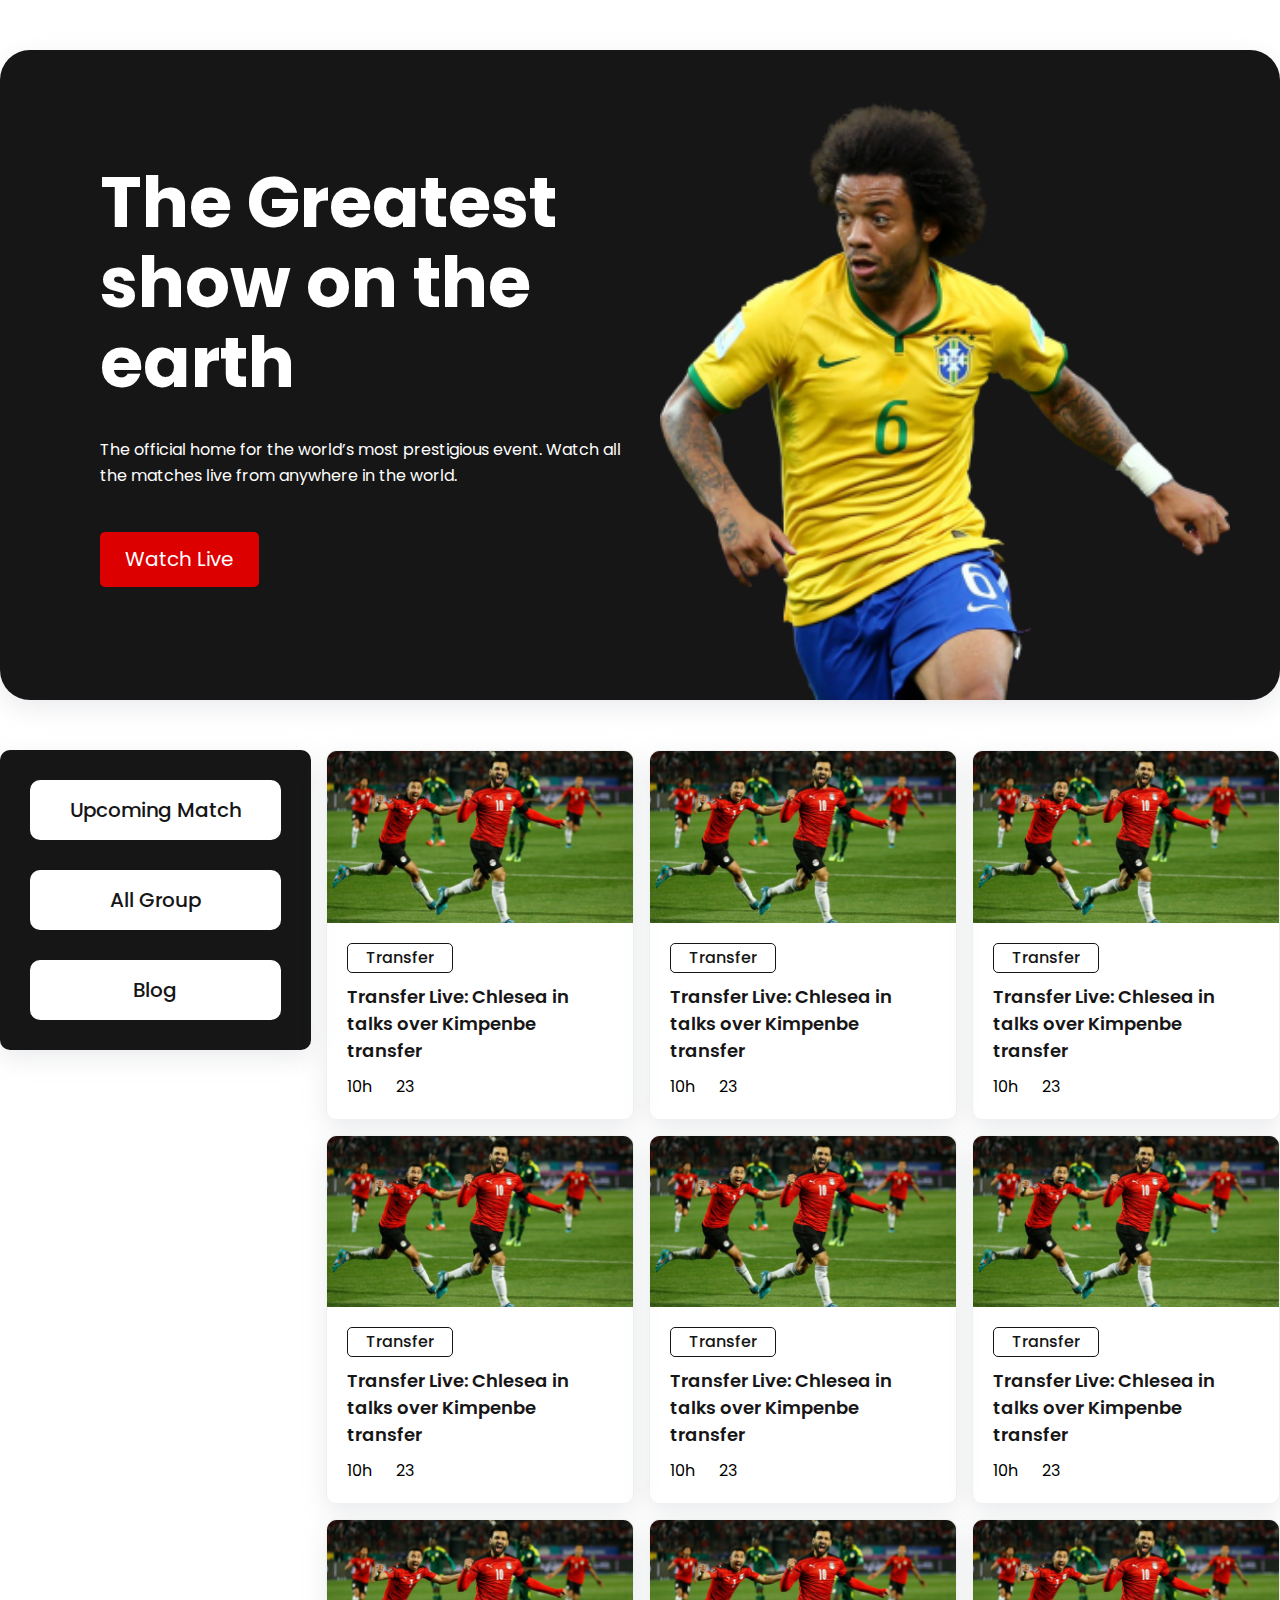
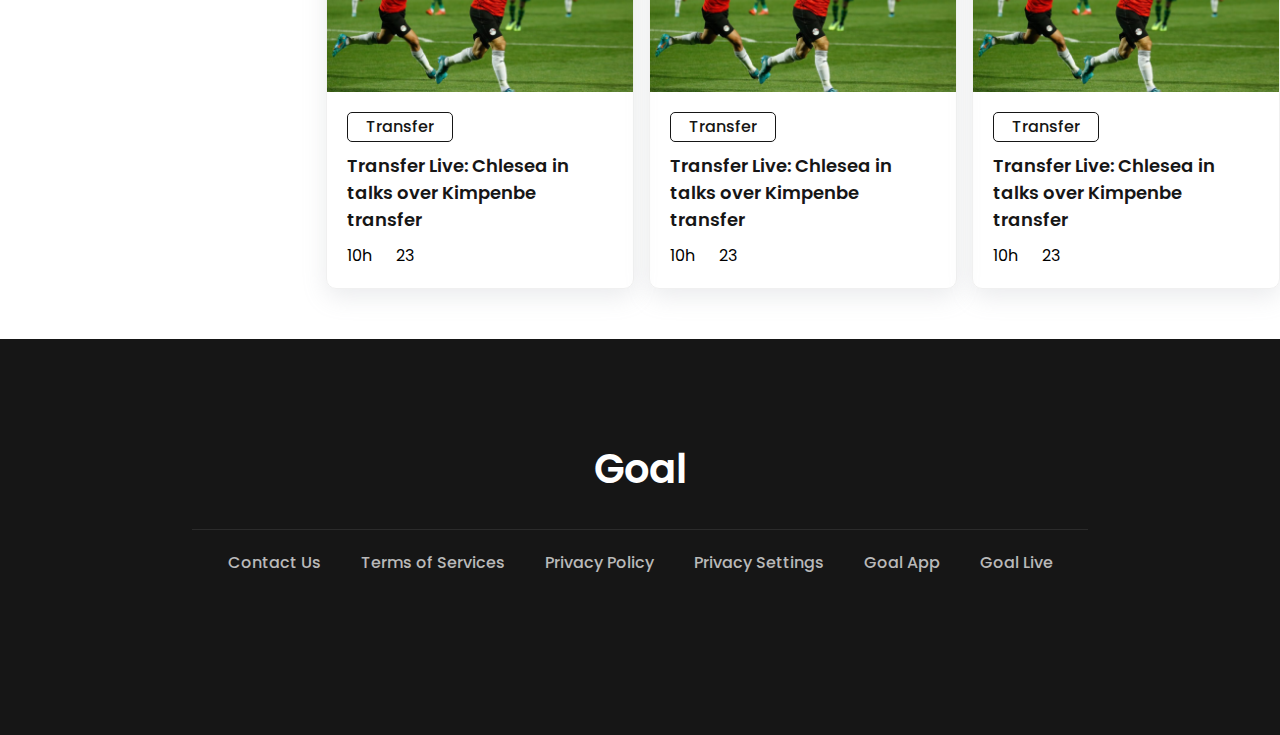
<file: index.html>
<!DOCTYPE html>
<html lang="en">
  <head>
    <meta charset="UTF-8" />
    <meta http-equiv="X-UA-Compatible" content="IE=edge" />
    <meta name="viewport" content="width=device-width, initial-scale=1.0" />
    <title>World Cup - The Greatest show on the earth</title>
    <!-- stylesheet -->
    <link rel="stylesheet" href="styles/style.css" />
    <!-- responsive stylesheet -->
    <link rel="stylesheet" href="styles/responsive.css" />
    <!-- favicon -->
    <link rel="icon" href="assets/favicon.ico" />
    <!-- font  -->
    <link rel="preconnect" href="https://fonts.googleapis.com" />
    <link rel="preconnect" href="https://fonts.gstatic.com" crossorigin />
    <link
      href="https://fonts.googleapis.com/css2?family=Poppins:wght@100;200;300;400;500;600;700;800;900&display=swap"
      rel="stylesheet"
    />
    <!-- icon -->
    <link
      rel="stylesheet"
      href="https://cdnjs.cloudflare.com/ajax/libs/font-awesome/6.1.1/css/all.min.css"
      integrity="sha512-KfkfwYDsLkIlwQp6LFnl8zNdLGxu9YAA1QvwINks4PhcElQSvqcyVLLD9aMhXd13uQjoXtEKNosOWaZqXgel0g=="
      crossorigin="anonymous"
      referrerpolicy="no-referrer"
    />
  </head>
  <body>
    <header>
      <div class="banner container">
        <div class="banner_details">
          <h1>The Greatest show on the earth</h1>
          <p>
            The official home for the world’s most prestigious event. Watch all
            the matches live from anywhere in the world.
          </p>
          <a href="#">Watch Live <i class="fa-solid fa-arrow-right"></i></a>
        </div>
        <div class="banner_img">
          <img src="assets/Banner Image.png" alt="" />
        </div>
      </div>
    </header>

    <main>
      <div class="container">
        <div class="nav_tab">
          <a href="upcoming.html">Upcoming Match</a>
          <a href="#">All Group</a>
          <a href="#">Blog</a>
        </div>
        <div class="world_cup_info">
          <aside>
            <a href="upcoming.html">Upcoming Match</a>
            <a href="#">All Group</a>
            <a href="#">Blog</a>
          </aside>

          <section class="article_section">
            <div class="blogs">
              <article class="blog">
                <div class="thumbnail">
                  <img src="assets/Blog Image.png" alt="" />
                </div>
                <div class="blog_detail">
                  <a href="#">Transfer</a>
                  <h4 class="blog_title">
                    Transfer Live: Chlesea in talks over Kimpenbe transfer
                  </h4>
                  <i class="fa-solid fa-clock"></i>
                  <span class="time">10h</span>
                  <i class="fa-solid fa-comment-dots"></i>
                  <span class="total_comments">23</span>
                </div>
              </article>
              <article class="blog">
                <div class="thumbnail">
                  <img src="assets/Blog Image.png" alt="" />
                </div>
                <div class="blog_detail">
                  <a href="#">Transfer</a>
                  <h4 class="blog_title">
                    Transfer Live: Chlesea in talks over Kimpenbe transfer
                  </h4>
                  <i class="fa-solid fa-clock"></i>
                  <span class="time">10h</span>
                  <i class="fa-solid fa-comment-dots"></i>
                  <span class="total_comments">23</span>
                </div>
              </article>
              <article class="blog">
                <div class="thumbnail">
                  <img src="assets/Blog Image.png" alt="" />
                </div>
                <div class="blog_detail">
                  <a href="#">Transfer</a>
                  <h4 class="blog_title">
                    Transfer Live: Chlesea in talks over Kimpenbe transfer
                  </h4>
                  <i class="fa-solid fa-clock"></i>
                  <span class="time">10h</span>
                  <i class="fa-solid fa-comment-dots"></i>
                  <span class="total_comments">23</span>
                </div>
              </article>
              <article class="blog">
                <div class="thumbnail">
                  <img src="assets/Blog Image.png" alt="" />
                </div>
                <div class="blog_detail">
                  <a href="#">Transfer</a>
                  <h4 class="blog_title">
                    Transfer Live: Chlesea in talks over Kimpenbe transfer
                  </h4>
                  <i class="fa-solid fa-clock"></i>
                  <span class="time">10h</span>
                  <i class="fa-solid fa-comment-dots"></i>
                  <span class="total_comments">23</span>
                </div>
              </article>
              <article class="blog">
                <div class="thumbnail">
                  <img src="assets/Blog Image.png" alt="" />
                </div>
                <div class="blog_detail">
                  <a href="#">Transfer</a>
                  <h4 class="blog_title">
                    Transfer Live: Chlesea in talks over Kimpenbe transfer
                  </h4>
                  <i class="fa-solid fa-clock"></i>
                  <span class="time">10h</span>
                  <i class="fa-solid fa-comment-dots"></i>
                  <span class="total_comments">23</span>
                </div>
              </article>
              <article class="blog">
                <div class="thumbnail">
                  <img src="assets/Blog Image.png" alt="" />
                </div>
                <div class="blog_detail">
                  <a href="#">Transfer</a>
                  <h4 class="blog_title">
                    Transfer Live: Chlesea in talks over Kimpenbe transfer
                  </h4>
                  <i class="fa-solid fa-clock"></i>
                  <span class="time">10h</span>
                  <i class="fa-solid fa-comment-dots"></i>
                  <span class="total_comments">23</span>
                </div>
              </article>
              <article class="blog">
                <div class="thumbnail">
                  <img src="assets/Blog Image.png" alt="" />
                </div>
                <div class="blog_detail">
                  <a href="#">Transfer</a>
                  <h4 class="blog_title">
                    Transfer Live: Chlesea in talks over Kimpenbe transfer
                  </h4>
                  <i class="fa-solid fa-clock"></i>
                  <span class="time">10h</span>
                  <i class="fa-solid fa-comment-dots"></i>
                  <span class="total_comments">23</span>
                </div>
              </article>
              <article class="blog">
                <div class="thumbnail">
                  <img src="assets/Blog Image.png" alt="" />
                </div>
                <div class="blog_detail">
                  <a href="#">Transfer</a>
                  <h4 class="blog_title">
                    Transfer Live: Chlesea in talks over Kimpenbe transfer
                  </h4>
                  <i class="fa-solid fa-clock"></i>
                  <span class="time">10h</span>
                  <i class="fa-solid fa-comment-dots"></i>
                  <span class="total_comments">23</span>
                </div>
              </article>
              <article class="blog">
                <div class="thumbnail">
                  <img src="assets/Blog Image.png" alt="" />
                </div>
                <div class="blog_detail">
                  <a href="#">Transfer</a>
                  <h4 class="blog_title">
                    Transfer Live: Chlesea in talks over Kimpenbe transfer
                  </h4>
                  <i class="fa-solid fa-clock"></i>
                  <span class="time">10h</span>
                  <i class="fa-solid fa-comment-dots"></i>
                  <span class="total_comments">23</span>
                </div>
              </article>
            </div>
          </section>
        </div>
        <div class="view_all_btn"><a href="#">View All</a></div>
      </div>
    </main>

    <footer>
      <h2>Goal</h2>
      <div class="footer_devider"></div>
      <nav>
        <ul class="footer_nav">
          <li><a href="#">Contact Us</a></li>
          <li><a href="#">Terms of Services</a></li>
          <li><a href="#">Privacy Policy</a></li>
          <li><a href="#">Privacy Settings</a></li>
          <li><a href="#">Goal App</a></li>
          <li><a href="#">Goal Live</a></li>
        </ul>
      </nav>
      <ul class="social_icons">
        <li>
          <a href="#"><i class="fa-brands fa-facebook-square"></i></a>
        </li>
        <li>
          <a href="#"><i class="fa-brands fa-instagram-square"></i></a>
        </li>
        <li>
          <a href="#"><i class="fa-brands fa-twitter-square"></i></a>
        </li>
      </ul>
    </footer>
  </body>
</html>
</file>
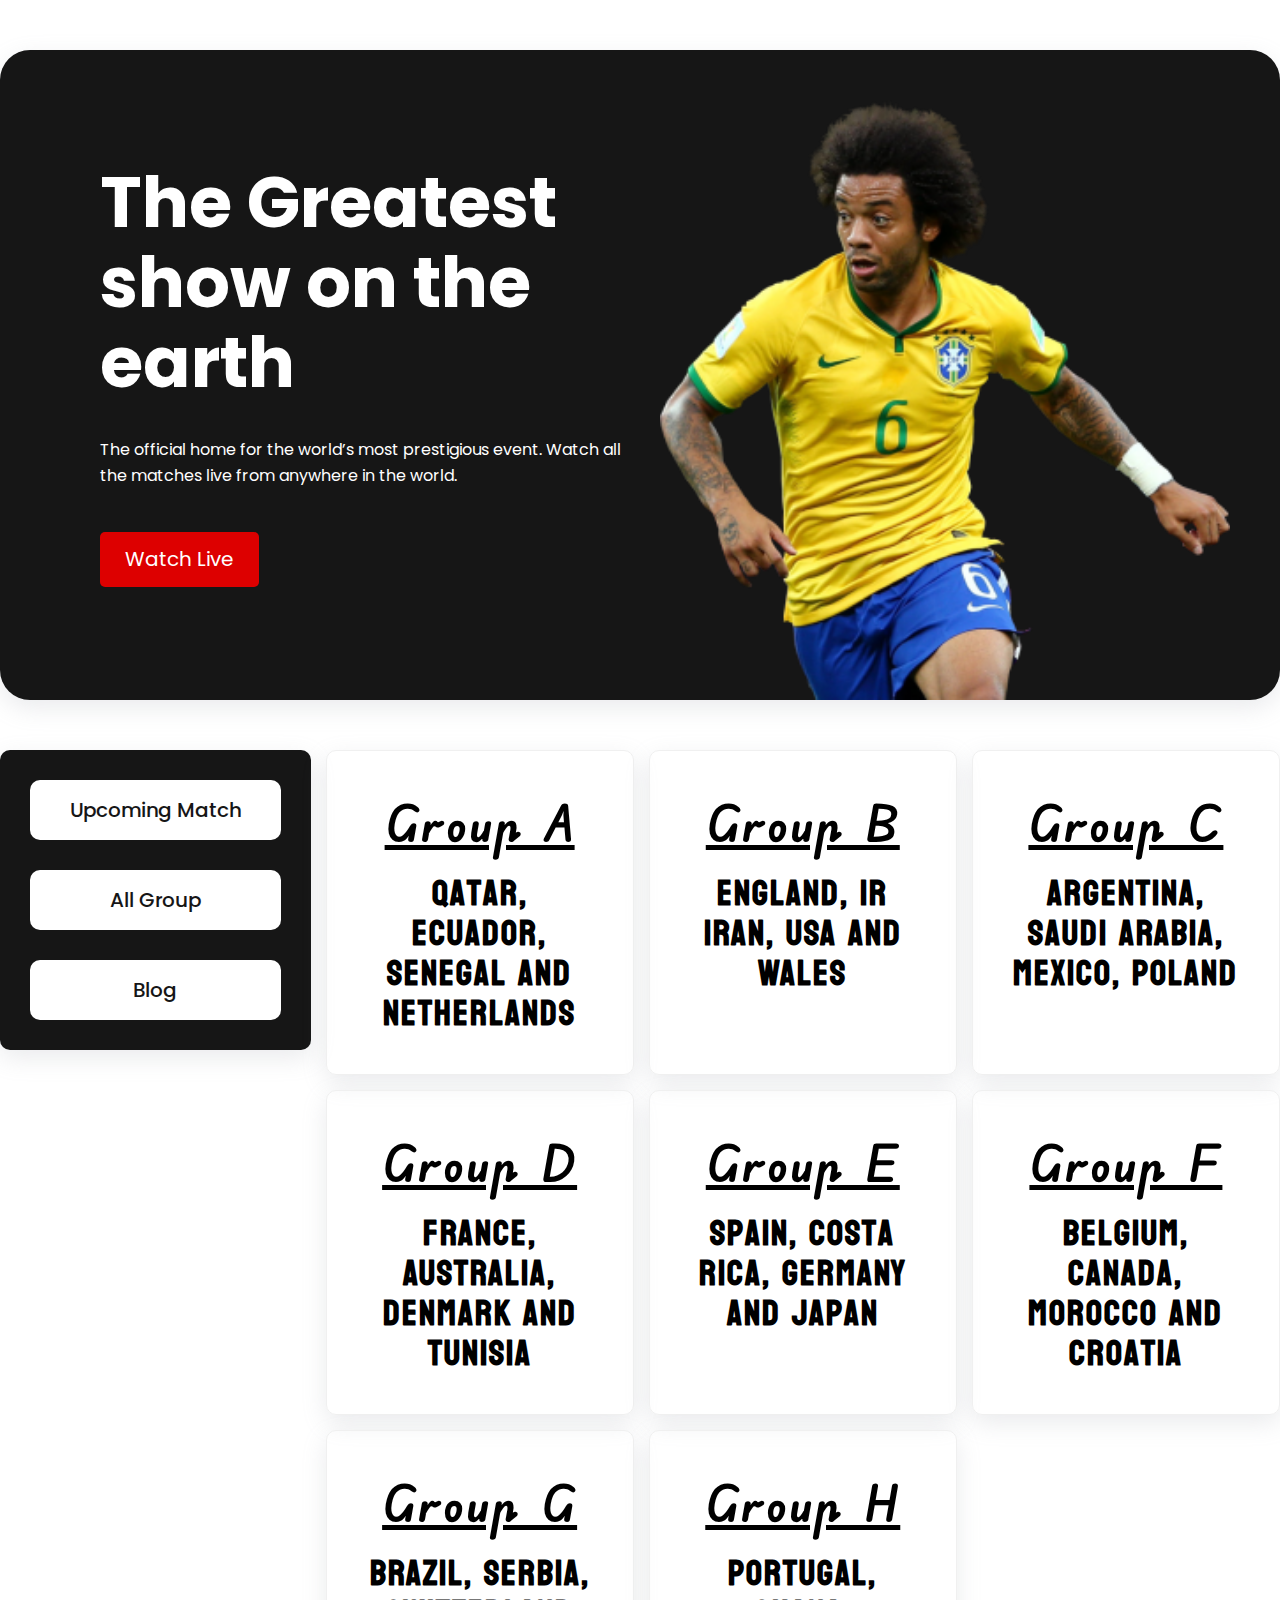
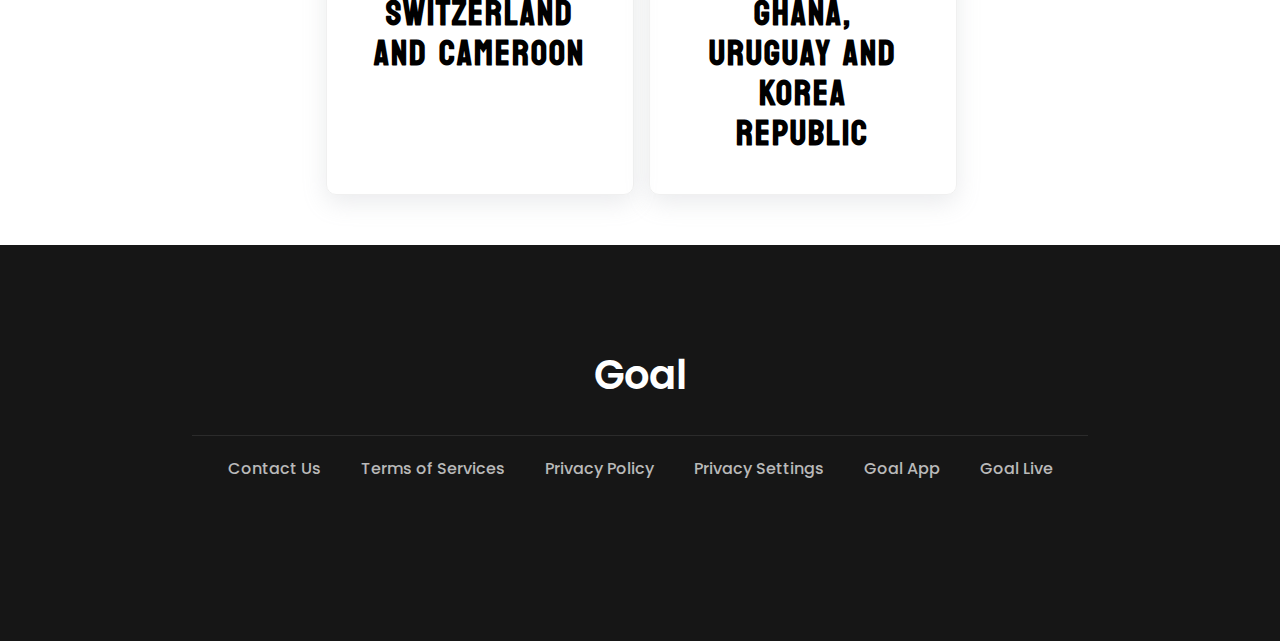
<file: allGroups.html>
<!DOCTYPE html>
<html lang="en">
  <head>
    <meta charset="UTF-8" />
    <meta http-equiv="X-UA-Compatible" content="IE=edge" />
    <meta name="viewport" content="width=device-width, initial-scale=1.0" />
    <title>World Cup - Upcoming Match</title>
    <!-- stylesheet -->
    <link rel="stylesheet" href="styles/style.css" />
    <!-- responsive stylesheet -->
    <link rel="stylesheet" href="styles/responsive.css" />
    <!-- favicon -->
    <link rel="icon" href="assets/favicon.png" />
    <!-- font  -->
    <link rel="preconnect" href="https://fonts.googleapis.com" />
    <link rel="preconnect" href="https://fonts.gstatic.com" crossorigin />
    <link
      href="https://fonts.googleapis.com/css2?family=Poppins:wght@100;200;300;400;500;600;700;800;900&display=swap"
      rel="stylesheet"
    />
    <link rel="preconnect" href="https://fonts.googleapis.com" />
    <link rel="preconnect" href="https://fonts.gstatic.com" crossorigin />
    <link
      href="https://fonts.googleapis.com/css2?family=Edu+VIC+WA+NT+Beginner:wght@400;500;600;700&display=swap"
      rel="stylesheet"
    />
    <link rel="preconnect" href="https://fonts.googleapis.com" />
    <link rel="preconnect" href="https://fonts.gstatic.com" crossorigin />
    <link
      href="https://fonts.googleapis.com/css2?family=Rubik+Moonrocks&display=swap"
      rel="stylesheet"
    />
    <link rel="preconnect" href="https://fonts.googleapis.com" />
    <link rel="preconnect" href="https://fonts.gstatic.com" crossorigin />
    <link
      href="https://fonts.googleapis.com/css2?family=Koulen&display=swap"
      rel="stylesheet"
    />
    <!-- icon -->
    <link
      rel="stylesheet"
      href="https://cdnjs.cloudflare.com/ajax/libs/font-awesome/6.1.1/css/all.min.css"
      integrity="sha512-KfkfwYDsLkIlwQp6LFnl8zNdLGxu9YAA1QvwINks4PhcElQSvqcyVLLD9aMhXd13uQjoXtEKNosOWaZqXgel0g=="
      crossorigin="anonymous"
      referrerpolicy="no-referrer"
    />
  </head>
  <body>
    <header>
      <div class="banner container">
        <div class="banner_details">
          <h1>The Greatest show on the earth</h1>
          <p>
            The official home for the world’s most prestigious event. Watch all
            the matches live from anywhere in the world.
          </p>
          <a href="#">Watch Live <i class="fa-solid fa-arrow-right"></i></a>
        </div>
        <div class="banner_img">
          <img src="assets/Banner Image.png" alt="" />
        </div>
      </div>
    </header>

    <main>
      <div class="container">
        <div class="nav_tab">
          <a href="upcoming.html">Upcoming Match</a>
          <a href="allGroups.html">All Group</a>
          <a href="index.html">Blog</a>
        </div>
        <div class="world_cup_info">
          <aside>
            <a href="upcoming.html">Upcoming Match</a>
            <a href="allGroups.html">All Group</a>
            <a href="index.html">Blog</a>
          </aside>

          <section class="article_section">
            <div class="blogs">
              <article class="blog">
                <div class="group_team">
                  <h2 class="group_name">Group A</h2>
                  <p class="group_teams">
                    Qatar, Ecuador, Senegal and Netherlands
                  </p>
                </div>
              </article>
              <article class="blog">
                <div class="group_team">
                  <h2 class="group_name">Group B</h2>
                  <p class="group_teams">England, IR Iran, USA and Wales</p>
                </div>
              </article>
              <article class="blog">
                <div class="group_team">
                  <h2 class="group_name">Group C</h2>
                  <p class="group_teams">
                    Argentina, Saudi Arabia, Mexico, Poland
                  </p>
                </div>
              </article>
              <article class="blog">
                <div class="group_team">
                  <h2 class="group_name">Group D</h2>
                  <p class="group_teams">
                    France, Australia, Denmark and Tunisia
                  </p>
                </div>
              </article>
              <article class="blog">
                <div class="group_team">
                  <h2 class="group_name">Group E</h2>
                  <p class="group_teams">
                    Spain, Costa Rica, Germany and Japan
                  </p>
                </div>
              </article>
              <article class="blog">
                <div class="group_team">
                  <h2 class="group_name">Group F</h2>
                  <p class="group_teams">
                    Belgium, Canada, Morocco and Croatia
                  </p>
                </div>
              </article>
              <article class="blog">
                <div class="group_team">
                  <h2 class="group_name">Group G</h2>
                  <p class="group_teams">
                    Brazil, Serbia, Switzerland and Cameroon
                  </p>
                </div>
              </article>
              <article class="blog">
                <div class="group_team">
                  <h2 class="group_name">Group H</h2>
                  <p class="group_teams">
                    Portugal, Ghana, Uruguay and Korea Republic
                  </p>
                </div>
              </article>
            </div>
          </section>
        </div>
        <div class="view_all_btn"><a href="#">View All</a></div>
      </div>
    </main>

    <footer>
      <h2>Goal</h2>
      <div class="footer_devider"></div>
      <nav>
        <ul class="footer_nav">
          <li><a href="#">Contact Us</a></li>
          <li><a href="#">Terms of Services</a></li>
          <li><a href="#">Privacy Policy</a></li>
          <li><a href="#">Privacy Settings</a></li>
          <li><a href="#">Goal App</a></li>
          <li><a href="#">Goal Live</a></li>
        </ul>
      </nav>
      <ul class="social_icons">
        <li>
          <a href="#"><i class="fa-brands fa-facebook-square"></i></a>
        </li>
        <li>
          <a href="#"><i class="fa-brands fa-instagram-square"></i></a>
        </li>
        <li>
          <a href="#"><i class="fa-brands fa-twitter-square"></i></a>
        </li>
      </ul>
    </footer>
  </body>
</html>
</file>
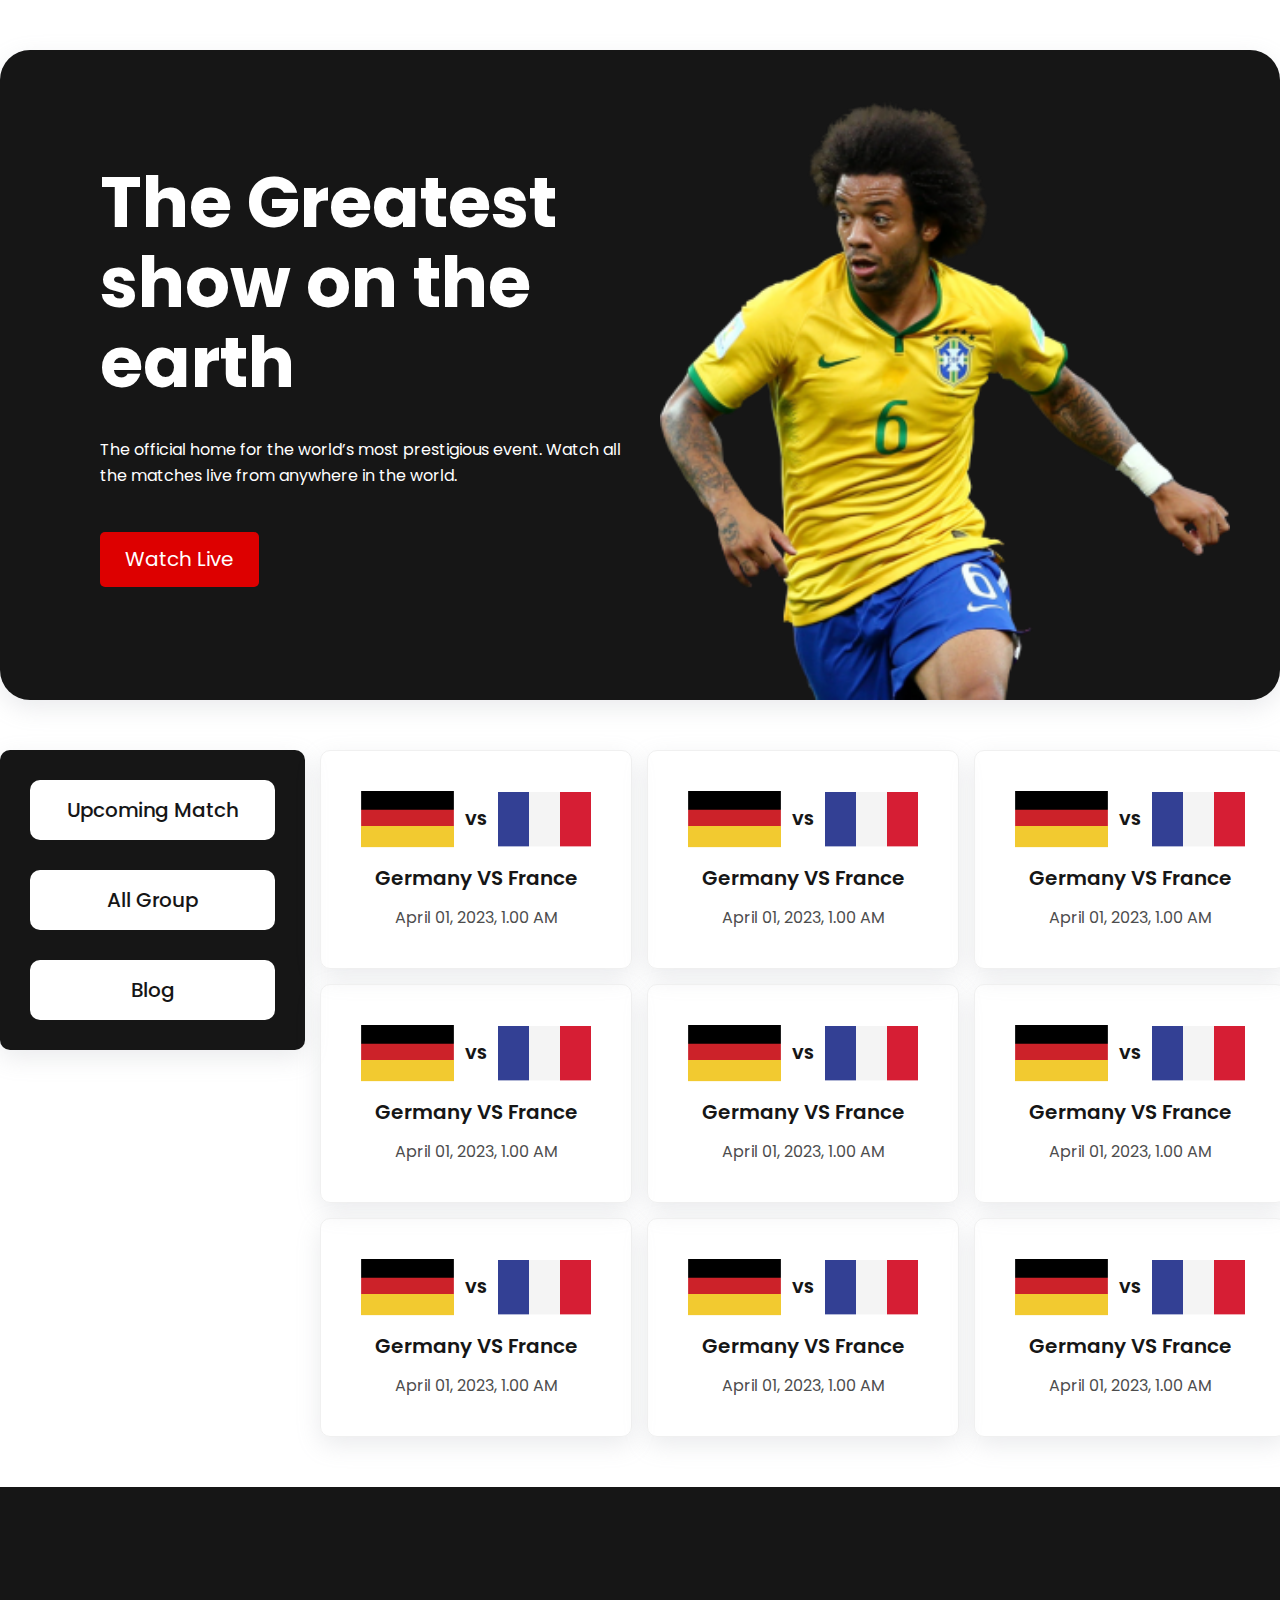
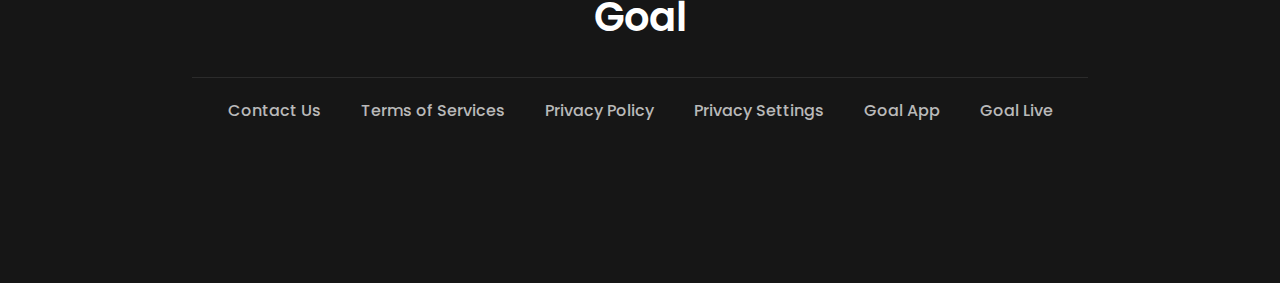
<file: upcoming.html>
<!DOCTYPE html>
<html lang="en">
  <head>
    <meta charset="UTF-8" />
    <meta http-equiv="X-UA-Compatible" content="IE=edge" />
    <meta name="viewport" content="width=device-width, initial-scale=1.0" />
    <title>World Cup - Upcoming Match</title>
    <!-- stylesheet -->
    <link rel="stylesheet" href="styles/style.css" />
    <!-- responsive stylesheet -->
    <link rel="stylesheet" href="styles/responsive.css" />
    <!-- favicon -->
    <link rel="icon" href="assets/favicon.ico" />
    <!-- font  -->
    <link rel="preconnect" href="https://fonts.googleapis.com" />
    <link rel="preconnect" href="https://fonts.gstatic.com" crossorigin />
    <link
      href="https://fonts.googleapis.com/css2?family=Poppins:wght@100;200;300;400;500;600;700;800;900&display=swap"
      rel="stylesheet"
    />
    <!-- icon -->
    <link
      rel="stylesheet"
      href="https://cdnjs.cloudflare.com/ajax/libs/font-awesome/6.1.1/css/all.min.css"
      integrity="sha512-KfkfwYDsLkIlwQp6LFnl8zNdLGxu9YAA1QvwINks4PhcElQSvqcyVLLD9aMhXd13uQjoXtEKNosOWaZqXgel0g=="
      crossorigin="anonymous"
      referrerpolicy="no-referrer"
    />
  </head>
  <body>
    <header>
      <div class="banner container">
        <div class="banner_details">
          <h1>The Greatest show on the earth</h1>
          <p>
            The official home for the world’s most prestigious event. Watch all
            the matches live from anywhere in the world.
          </p>
          <a href="#">Watch Live <i class="fa-solid fa-arrow-right"></i></a>
        </div>
        <div class="banner_img">
          <img src="assets/Banner Image.png" alt="" />
        </div>
      </div>
    </header>

    <main>
      <div class="container">
        <div class="nav_tab">
          <a href="#">Upcoming Match</a>
          <a href="#">All Group</a>
          <a href="index.html">Blog</a>
        </div>
        <div class="world_cup_info">
          <aside>
            <a href="#">Upcoming Match</a>
            <a href="#">All Group</a>
            <a href="index.html">Blog</a>
          </aside>

          <section class="article_section">
            <div class="blogs">
              <article class="blog">
                <div class="fixture">
                  <div class="team_flag">
                    <img src="assets/germany Flag.png" alt="" />
                    <h6 class="team_vs">VS</h6>
                    <img src="assets/Flag.png" alt="" />
                  </div>
                  <h4 class="team_name">Germany VS France</h4>
                  <p class="match_info">April 01, 2023, 1.00 AM</p>
                </div>
              </article>
              <article class="blog">
                <div class="fixture">
                  <div class="team_flag">
                    <img src="assets/germany Flag.png" alt="" />
                    <h6 class="team_vs">VS</h6>
                    <img src="assets/Flag.png" alt="" />
                  </div>
                  <h4 class="team_name">Germany VS France</h4>
                  <p class="match_info">April 01, 2023, 1.00 AM</p>
                </div>
              </article>
              <article class="blog">
                <div class="fixture">
                  <div class="team_flag">
                    <img src="assets/germany Flag.png" alt="" />
                    <h6 class="team_vs">VS</h6>
                    <img src="assets/Flag.png" alt="" />
                  </div>
                  <h4 class="team_name">Germany VS France</h4>
                  <p class="match_info">April 01, 2023, 1.00 AM</p>
                </div>
              </article>
              <article class="blog">
                <div class="fixture">
                  <div class="team_flag">
                    <img src="assets/germany Flag.png" alt="" />
                    <h6 class="team_vs">VS</h6>
                    <img src="assets/Flag.png" alt="" />
                  </div>
                  <h4 class="team_name">Germany VS France</h4>
                  <p class="match_info">April 01, 2023, 1.00 AM</p>
                </div>
              </article>
              <article class="blog">
                <div class="fixture">
                  <div class="team_flag">
                    <img src="assets/germany Flag.png" alt="" />
                    <h6 class="team_vs">VS</h6>
                    <img src="assets/Flag.png" alt="" />
                  </div>
                  <h4 class="team_name">Germany VS France</h4>
                  <p class="match_info">April 01, 2023, 1.00 AM</p>
                </div>
              </article>
              <article class="blog">
                <div class="fixture">
                  <div class="team_flag">
                    <img src="assets/germany Flag.png" alt="" />
                    <h6 class="team_vs">VS</h6>
                    <img src="assets/Flag.png" alt="" />
                  </div>
                  <h4 class="team_name">Germany VS France</h4>
                  <p class="match_info">April 01, 2023, 1.00 AM</p>
                </div>
              </article>
              <article class="blog">
                <div class="fixture">
                  <div class="team_flag">
                    <img src="assets/germany Flag.png" alt="" />
                    <h6 class="team_vs">VS</h6>
                    <img src="assets/Flag.png" alt="" />
                  </div>
                  <h4 class="team_name">Germany VS France</h4>
                  <p class="match_info">April 01, 2023, 1.00 AM</p>
                </div>
              </article>
              <article class="blog">
                <div class="fixture">
                  <div class="team_flag">
                    <img src="assets/germany Flag.png" alt="" />
                    <h6 class="team_vs">VS</h6>
                    <img src="assets/Flag.png" alt="" />
                  </div>
                  <h4 class="team_name">Germany VS France</h4>
                  <p class="match_info">April 01, 2023, 1.00 AM</p>
                </div>
              </article>
              <article class="blog">
                <div class="fixture">
                  <div class="team_flag">
                    <img src="assets/germany Flag.png" alt="" />
                    <h6 class="team_vs">VS</h6>
                    <img src="assets/Flag.png" alt="" />
                  </div>
                  <h4 class="team_name">Germany VS France</h4>
                  <p class="match_info">April 01, 2023, 1.00 AM</p>
                </div>
              </article>
            </div>
          </section>
        </div>
        <div class="view_all_btn"><a href="#">View All</a></div>
      </div>
    </main>

    <footer>
      <h2>Goal</h2>
      <div class="footer_devider"></div>
      <nav>
        <ul class="footer_nav">
          <li><a href="#">Contact Us</a></li>
          <li><a href="#">Terms of Services</a></li>
          <li><a href="#">Privacy Policy</a></li>
          <li><a href="#">Privacy Settings</a></li>
          <li><a href="#">Goal App</a></li>
          <li><a href="#">Goal Live</a></li>
        </ul>
      </nav>
      <ul class="social_icons">
        <li>
          <a href="#"><i class="fa-brands fa-facebook-square"></i></a>
        </li>
        <li>
          <a href="#"><i class="fa-brands fa-instagram-square"></i></a>
        </li>
        <li>
          <a href="#"><i class="fa-brands fa-twitter-square"></i></a>
        </li>
      </ul>
    </footer>
  </body>
</html>
</file>
<file: styles/style.css>
* {
  margin: 0;
  padding: 0;
  box-sizing: border-box;
  font-family: "Poppins", sans-serif;
}

html {
  scroll-behavior: smooth;
}

.container {
  max-width: 1321px;
  margin: auto;
}

/* header start */

.banner {
  background-color: #161616;
  border-radius: 30px;
  display: flex;
  align-items: stretch;
  min-height: 650px;
  margin-top: 50px;
  box-shadow: rgba(149, 157, 165, 0.2) 0px 8px 24px;
}

.banner_details {
  display: flex;
  flex-direction: column;
  align-items: flex-start;
  justify-content: space-evenly;
  padding: 100px 0 100px 100px;
  width: 50%;
}

.banner_details h1 {
  font-weight: 700;
  font-size: 70px;
  line-height: 80px;
  color: #ffffff;
}

.banner_details p {
  font-weight: 400;
  font-size: 16px;
  line-height: 26px;
  color: #ffffff;
  margin: 20px 0 30px 0;
}

.banner_details a {
  padding: 16px 25px;
  background: #dd0000;
  border-radius: 5px;
  display: inline-block;
  font-weight: 400;
  font-size: 20px;
  line-height: 23px;
  text-align: center;
  color: #ffffff;
  text-decoration: none;
  transition: 0.2s;
}

.banner_details a:hover {
  background: #b10000;
}

.banner_img {
  width: 50%;
  text-align: right;
  padding: 50px 50px 0 20px;
  display: flex;
  align-items: flex-end;
}

.banner_img img {
  display: block;
  width: 100%;
}

/* header end */

main {
  padding: 50px 0;
}

.nav_tab {
  display: flex;
  justify-content: space-between;
  align-items: center;
  min-height: 100px;
}

.nav_tab a {
  background: #ffffff;
  border: 1px solid #ddd;
  border-radius: 10px;
  display: block;
  width: 230px;
  padding: 15px;
  text-decoration: none;
  font-weight: 500;
  font-size: 20px;
  line-height: 30px;
  color: #161616;
  text-align: center;
  transition: 0.2s;
}

.nav_tab a:hover {
  background: #dd0000;

  color: #fff;
}

.world_cup_info {
  display: flex;
  align-items: flex-start;
  justify-content: space-between;
  width: 100%;
}

.world_cup_info aside {
  width: 312px;
  background: #161616;
  border-radius: 10px;
  padding: 30px;
  box-shadow: rgba(149, 157, 165, 0.2) 0px 8px 24px;
}

.world_cup_info aside a {
  background: #ffffff;
  border-radius: 10px;
  display: block;
  padding: 15px;
  text-decoration: none;
  font-weight: 500;
  font-size: 20px;
  line-height: 30px;
  color: #161616;
  text-align: center;
  transition: 0.2s;
}

.world_cup_info aside a:nth-child(2) {
  margin: 30px 0;
}

.world_cup_info aside a:hover {
  background: #dd0000;
  color: #fff;
}

.article_section {
  width: calc(75%);
  margin-left: 15px;
}

.blogs {
  display: grid;
  grid-template-columns: repeat(3, 1fr);
  grid-column-gap: 15px;
  grid-row-gap: 15px;
  width: 100%;
}

.blog {
  width: 100%;
  border: 1px solid rgb(240, 240, 240);
  border-radius: 10px;
  box-shadow: rgba(149, 157, 165, 0.2) 0px 8px 24px;
}

.blog .thumbnail img {
  width: 100%;
  display: block;
}

.blog_detail {
  padding: 20px;
}

.blog_detail a {
  display: inline-block;
  padding: 2px 18px;
  font-weight: 500;
  font-size: 16px;
  line-height: 24px;
  color: #161616;
  border-radius: 5px;
  text-decoration: none;
  border: 1px solid #161616;
  transition: 0.2s;
}

.blog_detail a:hover {
  background-color: #161616;
  color: #fff;
}

.blog_title {
  font-weight: 600;
  font-size: 18px;
  line-height: 27px;
  color: #161616;
  margin: 10px 0;
}

.time {
  margin-right: 20px;
}

.fixture {
  display: flex;
  flex-direction: column;
  align-items: center;
  justify-content: space-evenly;
  height: 100%;
  padding: 40px;
}

.group_team {
  display: flex;
  flex-direction: column;
  align-items: center;
  justify-content: flex-start;
  height: 100%;
  padding: 40px;
  letter-spacing: 2px;
}

.team_flag {
  display: flex;
  justify-content: space-evenly;
  align-items: center;
}

.team_vs {
  margin: 0 10px;
  font-weight: 700;
  font-size: 16px;
  line-height: 24px;
  text-align: center;
  color: #161616;
}

.team_name {
  font-weight: 600;
  font-size: 20px;
  line-height: 30px;
  text-align: center;
  color: #161616;
  margin: 15px 0;
}

.match_info {
  font-weight: 400;
  font-size: 16px;
  line-height: 20px;
  text-align: center;
  color: #4d4d4d;
}

.group_name {
  font-family: "Edu VIC WA NT Beginner", cursive;
  font-size: 50px;
  font-weight: 700;
  text-decoration: underline;
  cursor: default;
  transition: 0.1s;
}

.group_name:hover {
  transform: scale(1.1);
}

.group_teams {
  font-family: "Koulen", cursive;
  font-size: 35px;
  font-weight: bolder;
  text-align: center;
  text-align: center;
  cursor: default;
  transition: 0.3s;
  line-height: 40px;
  margin-top: 20px;
}

.group_teams:hover {
  color: #dd0000;
}

.view_all_btn {
  text-align: center;
  display: none;
}

.view_all_btn a {
  padding: 16px 25px;
  background: #dd0000;
  border-radius: 5px;
  font-weight: 400;
  font-size: 20px;
  line-height: 23px;
  text-align: center;
  color: #ffffff;
  text-decoration: none;
  transition: 0.2s;
  display: inline-block;
}

/* footer start */

footer {
  background-color: #161616;
  text-align: center;
  padding: 100px 0;
}

footer h2 {
  font-weight: 600;
  font-size: 40px;
  line-height: 60px;
  text-align: center;
  color: #ffffff;
  margin-bottom: 30px;
}

.footer_devider {
  width: 70%;
  margin: auto;
  height: 1px;
  background-color: rgba(255, 255, 255, 0.096);
}

footer ul {
  display: flex;
  justify-content: center;
  align-items: center;
  flex-wrap: wrap;
}

footer ul li {
  list-style: none;
  padding: 20px;
}

.footer_nav li a {
  text-decoration: none;
  font-weight: 500;
  font-size: 16px;
  line-height: 24px;
  font-feature-settings: "liga" off;
  color: #b9b9b9;
  transition: 0.2s;
}

.footer_nav li a:hover {
  color: #fff;
}

.social_icons li a {
  text-decoration: none;
  font-weight: 500;
  font-size: 30px;
  line-height: 24px;
  font-feature-settings: "liga" off;
  color: #b9b9b9;
  transition: 0.2s;
}

.social_icons li a:hover {
  color: #fff;
}

/* footer end */
</file>
<file: styles/responsive.css>
/* desktop */

@media only screen and (min-width: 993px) {
  .nav_tab {
    display: none;
  }
}

/* tablet */

@media only screen and (min-width: 689px) and (max-width: 992px) {
  .container {
    max-width: 734px;
  }

  .banner {
    min-height: auto;
  }

  .banner_details {
    padding: 50px;
  }

  .banner_details h1 {
    font-weight: 700;
    font-size: 40px;
    line-height: 50px;
  }

  .banner_details p {
    font-weight: 400;
    font-size: 14px;
    line-height: 24px;
  }

  aside {
    display: none;
  }

  .article_section {
    width: 100%;
  }

  .blogs {
    grid-template-columns: repeat(2, 1fr);
  }

  .view_all_btn {
    display: block;
    padding: 50px 0;
  }

  .view_all_btn a:hover {
    background: #b10000;
  }
}

/* mobile */

@media only screen and (max-width: 688px) {
  .container {
    max-width: 334px;
  }

  .banner {
    padding: 28px 28px 0 28px;
    flex-direction: column;
    justify-content: space-between;
  }

  .banner_details {
    width: 100%;
    padding: 0;
    text-align: center;
    align-items: center;
  }

  .banner_details h1 {
    font-weight: 700;
    font-size: 22px;
    line-height: 33px;
    text-align: center;
  }

  .banner_details p {
    font-weight: 400;
    font-size: 14px;
    line-height: 24px;
    text-align: center;
  }

  .banner_details a {
    padding: 11px 22px;
    background: #dd0000;
    border-radius: 5px;
    display: inline;
    font-weight: 400;
    font-size: 20px;
    line-height: 23px;
    text-align: center;
    color: #ffffff;
    text-decoration: none;
    transition: 0.2s;
  }

  .banner_img {
    width: 100%;
    padding: 0;
  }

  .nav_tab {
    flex-direction: column;
  }

  .nav_tab a {
    margin: 10px 0;
  }

  aside {
    display: none;
  }

  .article_section {
    width: 100%;
    margin-top: 20px;
  }

  .blogs {
    grid-template-columns: repeat(1, 1fr);
  }

  .footer_nav {
    flex-direction: column;
  }
}
</file>
